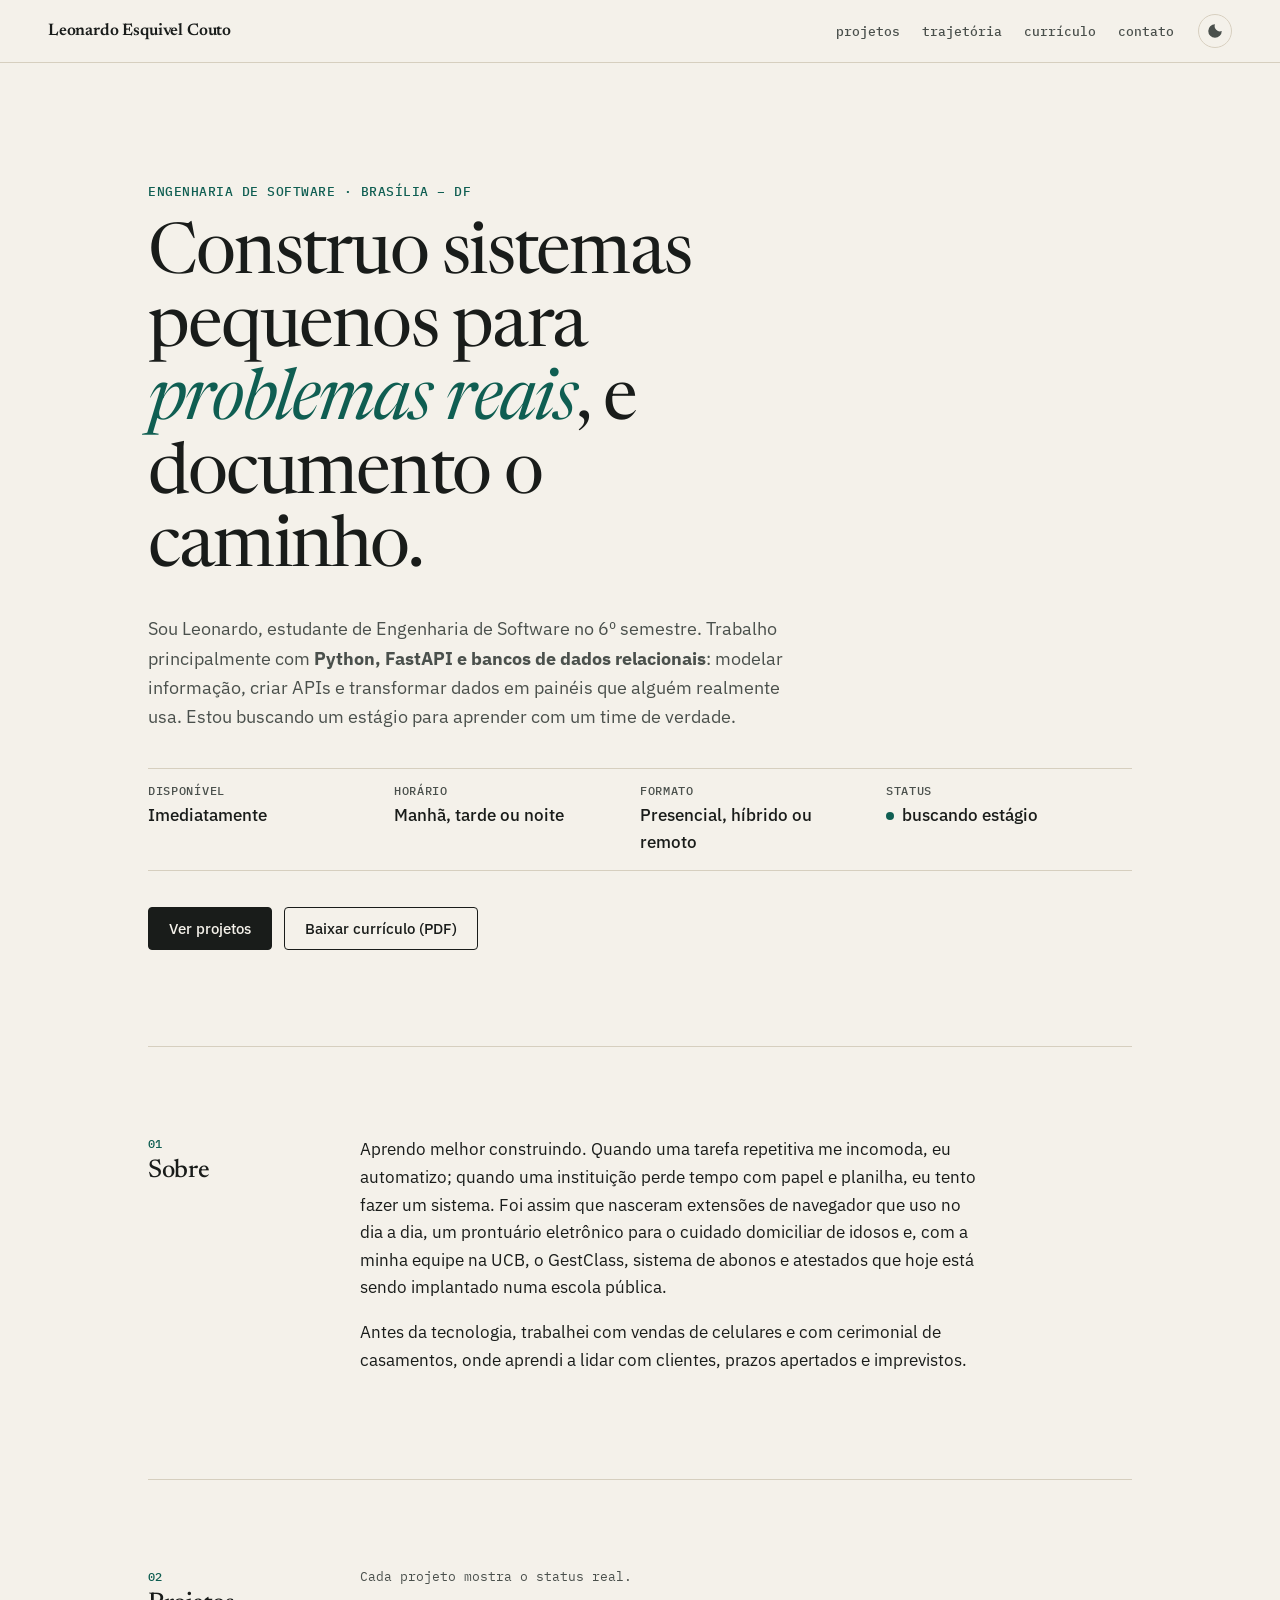
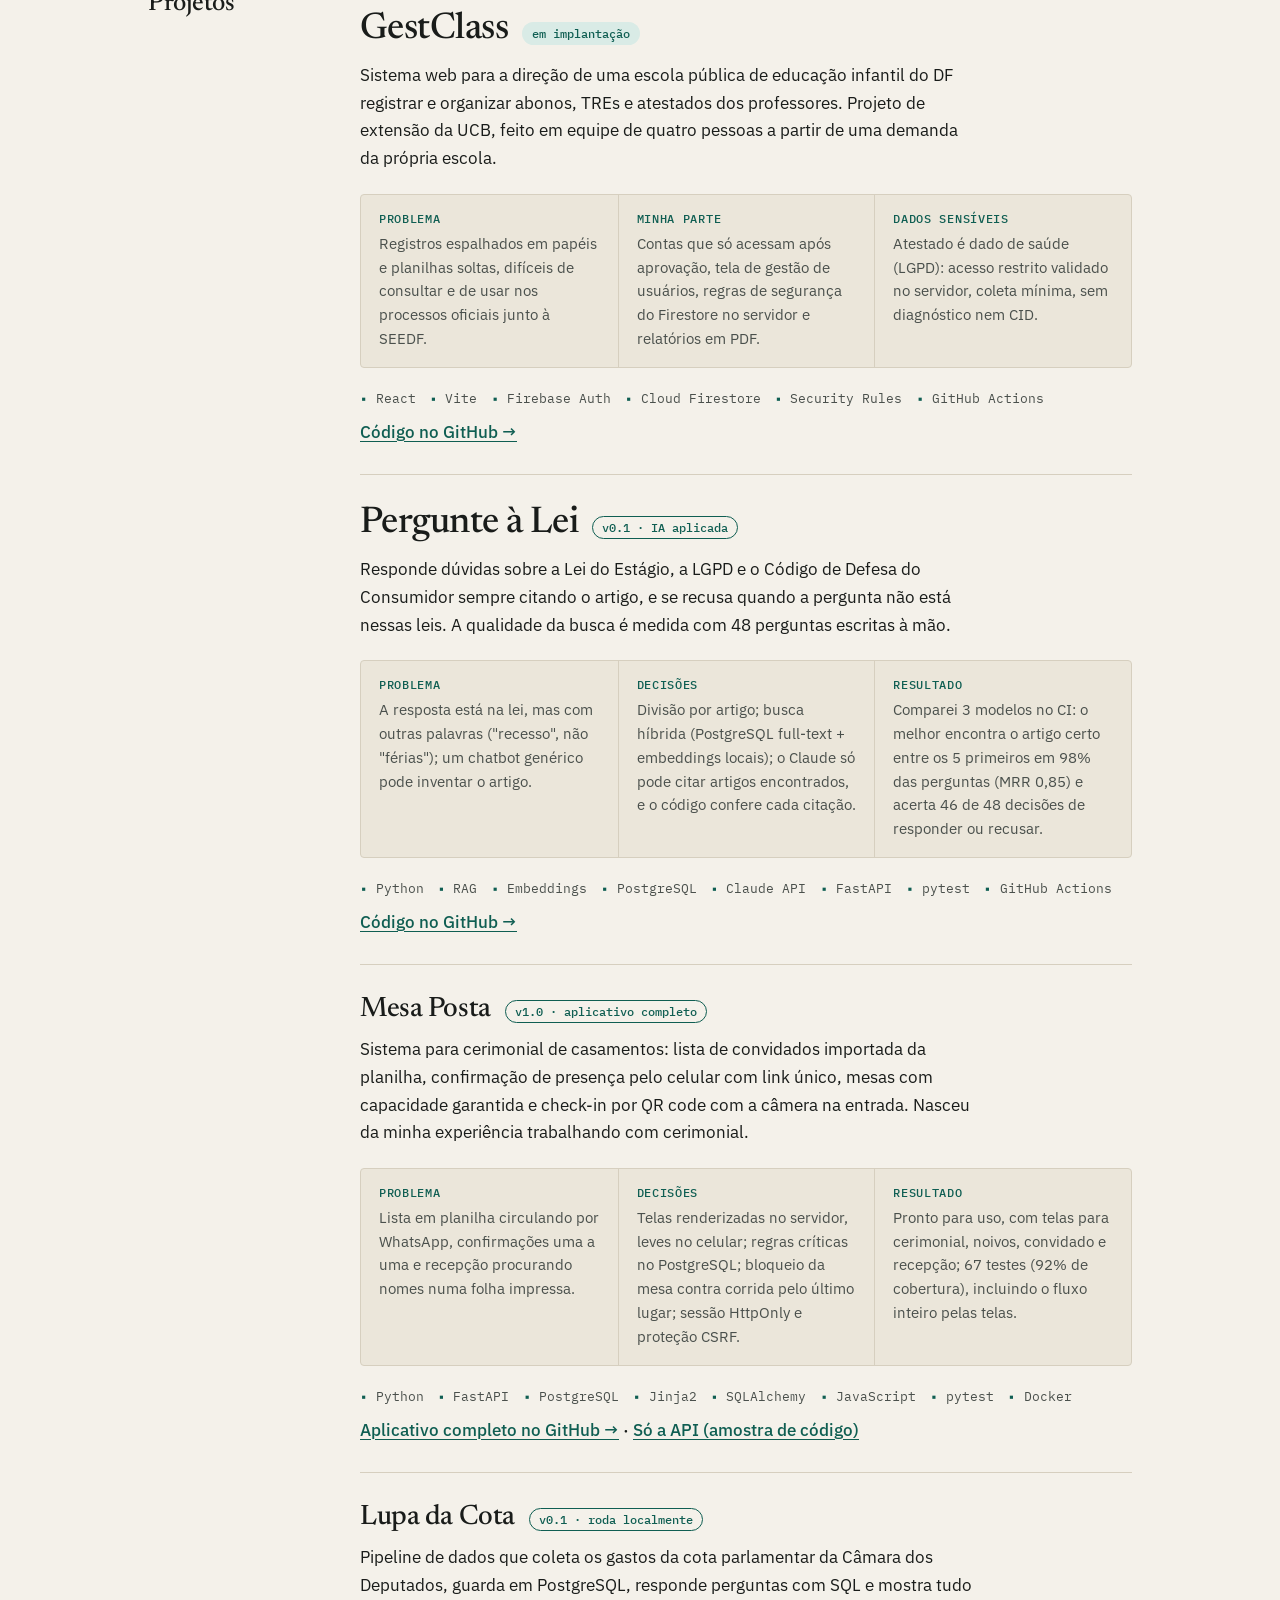
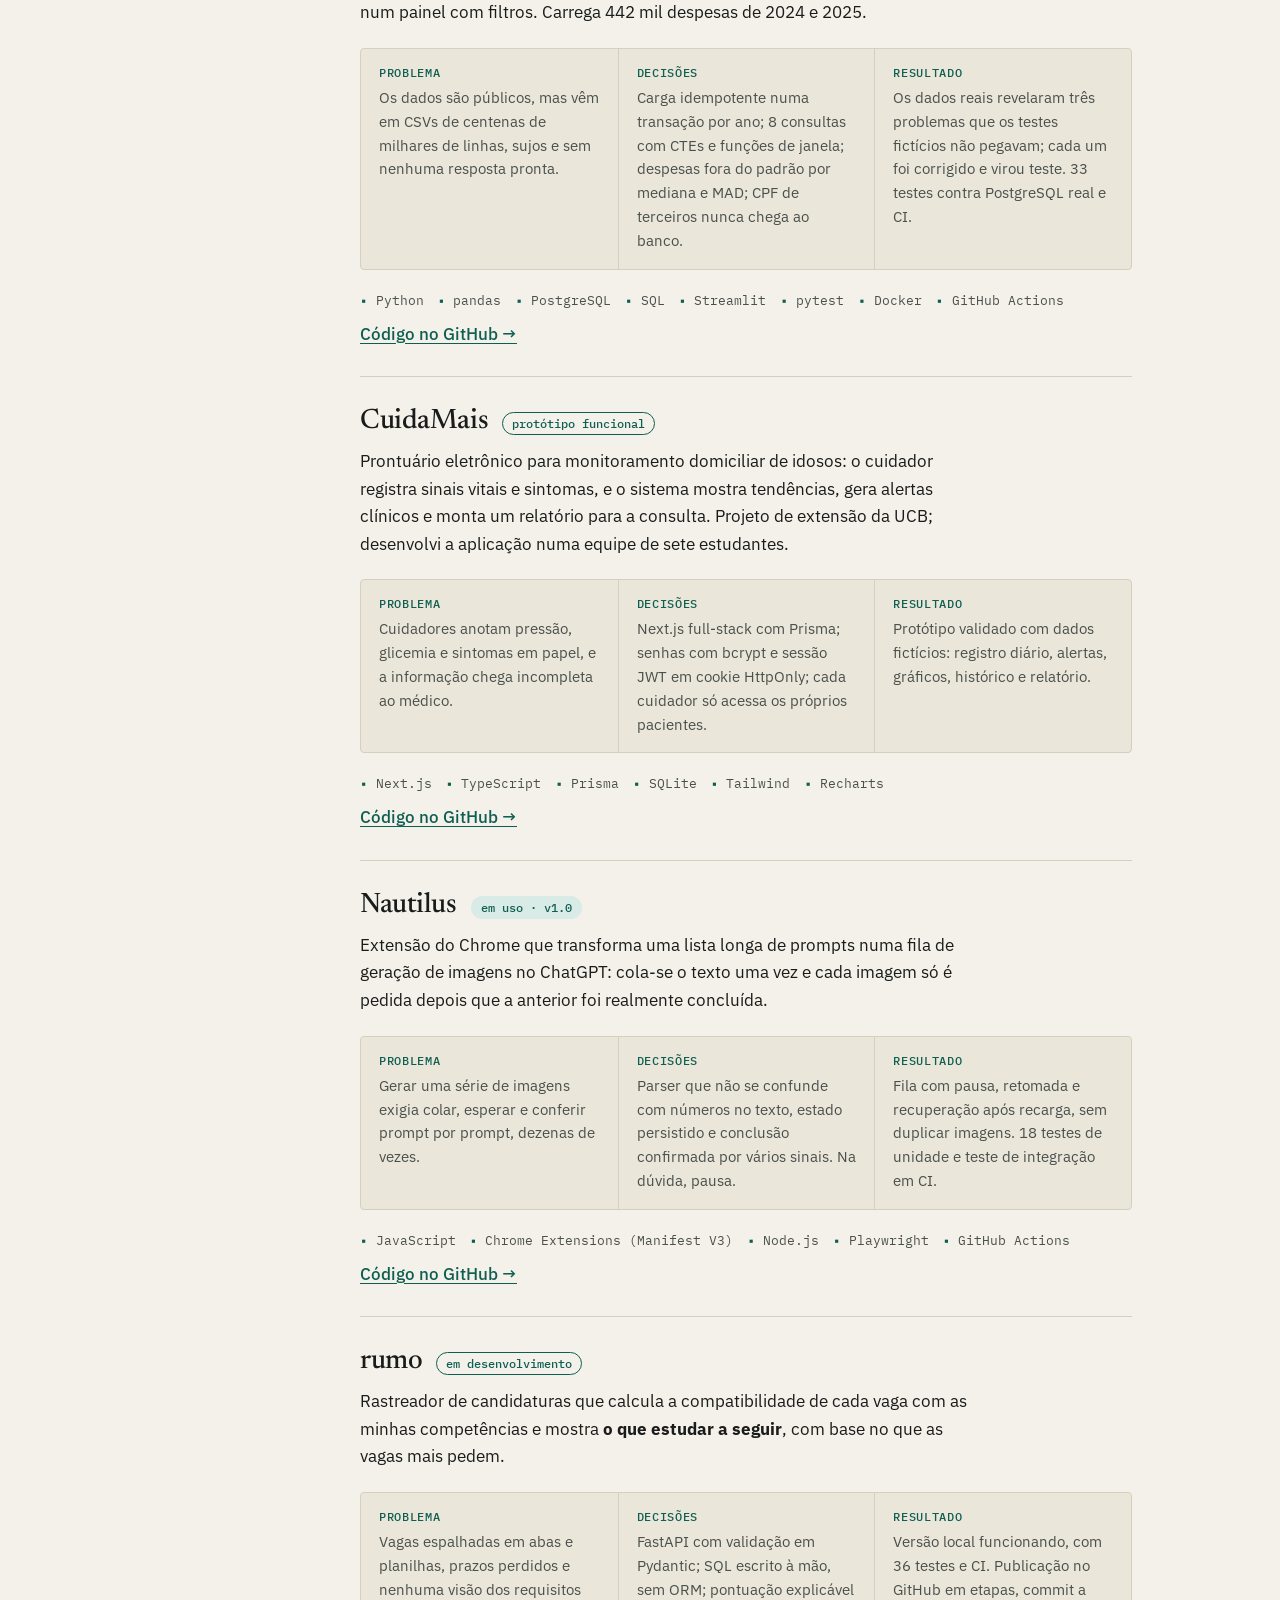
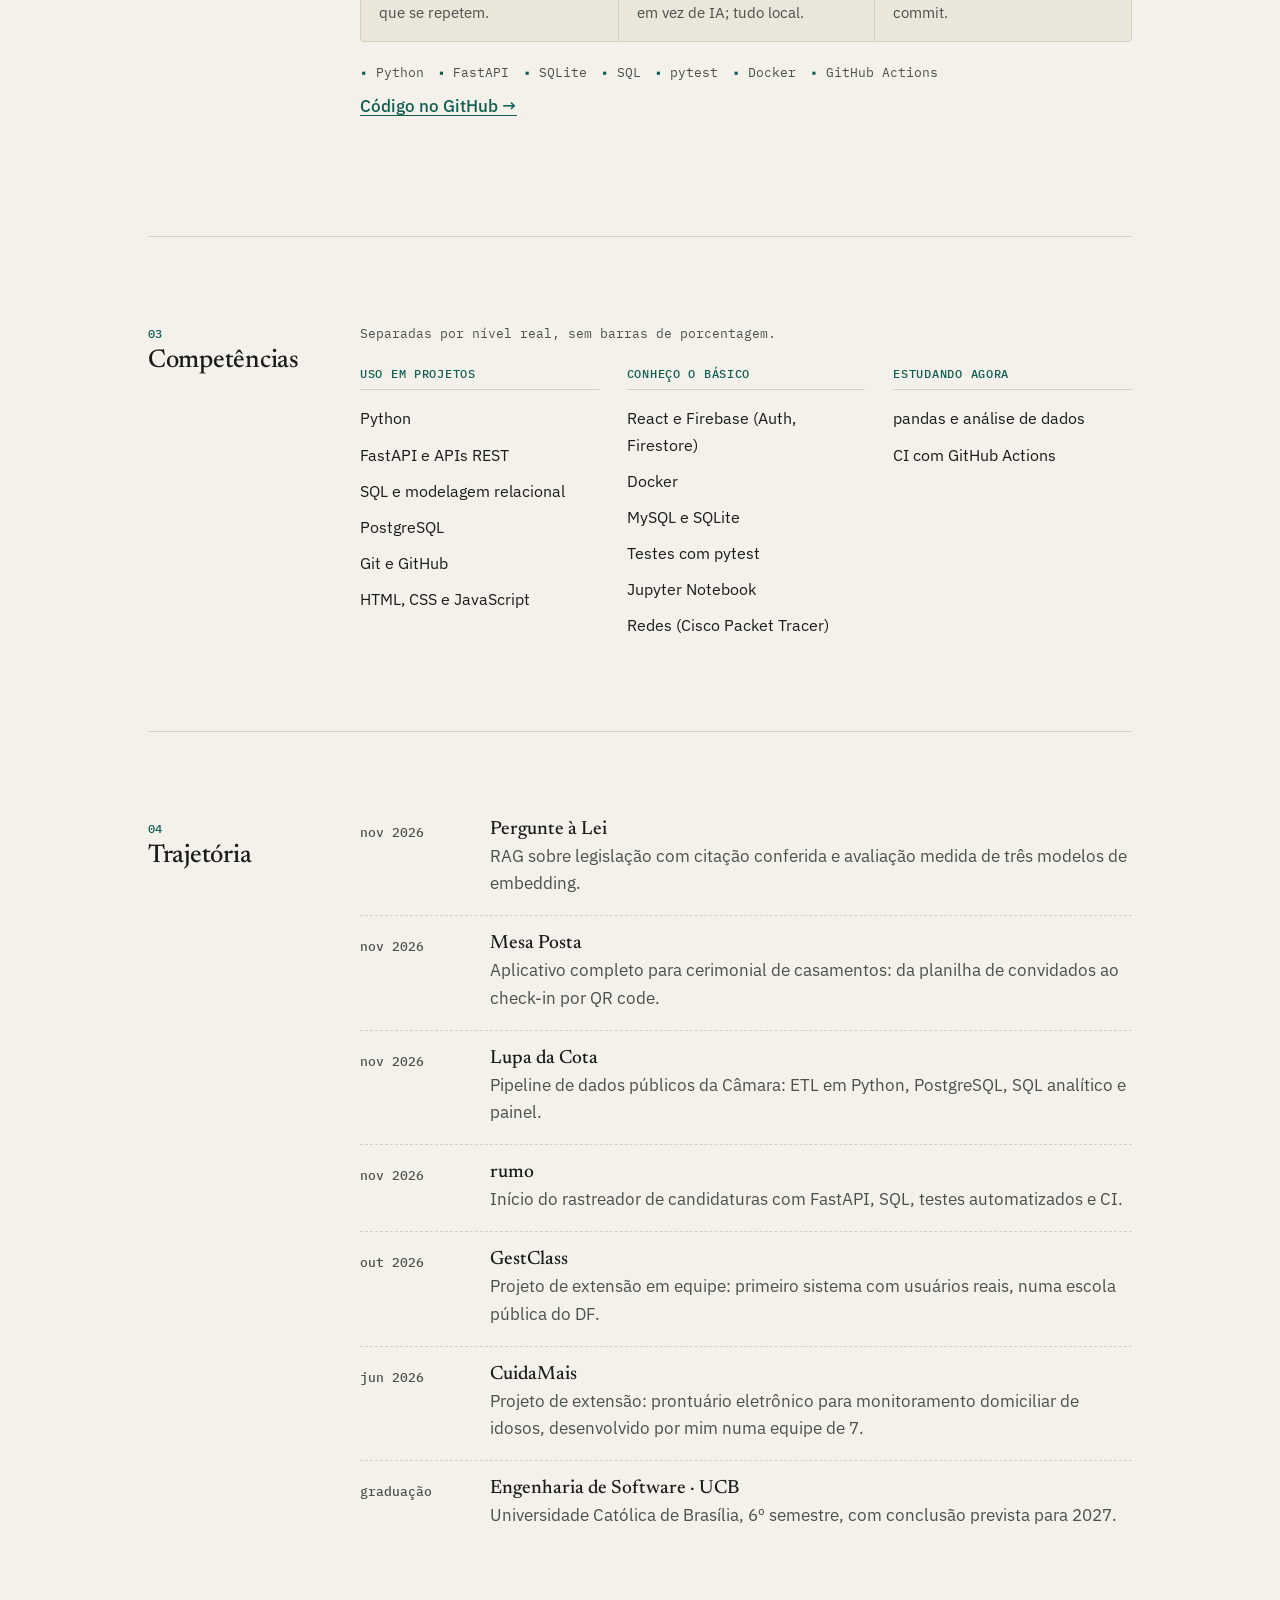
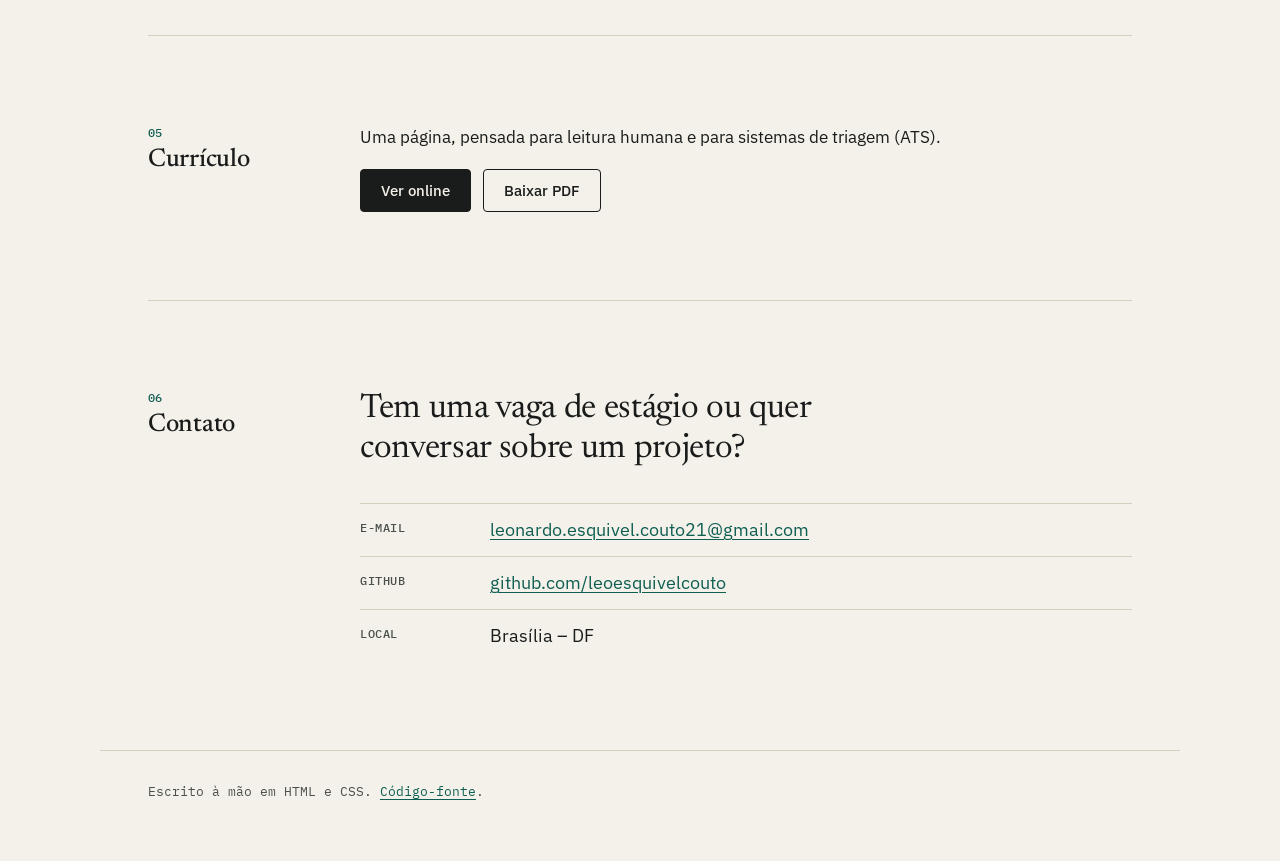
<file: index.html>
<!doctype html>
<html lang="pt-BR">
<head>
  <meta charset="utf-8">
  <meta name="viewport" content="width=device-width, initial-scale=1">
  <title>Leonardo Esquivel Couto · Engenharia de Software, backend e dados</title>
  <meta name="description" content="Portfólio de Leonardo Esquivel Couto, estudante de Engenharia de Software em Brasília. Projetos em Python, FastAPI e SQL. Disponível para estágio imediatamente.">
  <meta property="og:title" content="Leonardo Esquivel Couto · Portfólio">
  <meta property="og:description" content="Sistemas pequenos para problemas reais, em Python, FastAPI e SQL. Buscando estágio em Brasília ou remoto.">
  <meta property="og:type" content="website">
  <meta property="og:url" content="https://leoesquivelcouto.github.io/">
  <link rel="canonical" href="https://leoesquivelcouto.github.io/">
  <link rel="icon" href="assets/icone.svg" type="image/svg+xml">
  <link rel="preconnect" href="https://fonts.googleapis.com">
  <link rel="preconnect" href="https://fonts.gstatic.com" crossorigin>
  <link href="https://fonts.googleapis.com/css2?family=Newsreader:opsz,wght@6..72,400;6..72,500;6..72,600&family=IBM+Plex+Sans:wght@400;500;600&family=IBM+Plex+Mono:wght@400;500&display=swap" rel="stylesheet">
  <link rel="stylesheet" href="assets/estilo.css">
  <script>
    // Aplica o tema salvo antes da pintura para evitar "piscar".
    try { const t = localStorage.getItem('tema'); if (t) document.documentElement.dataset.theme = t; } catch {}
  </script>
</head>
<body>
  <a class="pular" href="#conteudo">Pular para o conteúdo</a>

  <header class="cabecalho">
    <a class="marca" href="#topo" aria-label="Início">Leonardo Esquivel Couto</a>
    <nav aria-label="Seções">
      <ul>
        <li><a href="#projetos">Projetos</a></li>
        <li><a href="#trajetoria">Trajetória</a></li>
        <li><a href="cv/">Currículo</a></li>
        <li><a href="#contato">Contato</a></li>
      </ul>
    </nav>
    <button class="tema" id="tema" type="button" aria-label="Alternar tema claro/escuro">
      <svg viewBox="0 0 24 24" width="18" height="18" aria-hidden="true"><path d="M12 3a9 9 0 1 0 9 9 7 7 0 0 1-9-9z" fill="currentColor"/></svg>
    </button>
  </header>

  <main id="conteudo">
    <!-- ============ APRESENTAÇÃO ============ -->
    <section class="abertura" id="topo">
      <p class="rotulo">Engenharia de Software · Brasília – DF</p>
      <h1>Construo sistemas pequenos para <em>problemas reais</em>, e documento o caminho.</h1>
      <p class="lead">
        Sou Leonardo, estudante de Engenharia de Software no 6º semestre. Trabalho principalmente com
        <strong>Python, FastAPI e bancos de dados relacionais</strong>: modelar informação, criar APIs e
        transformar dados em painéis que alguém realmente usa. Estou buscando um estágio para aprender
        com um time de verdade.
      </p>
      <dl class="ficha">
        <div><dt>Disponível</dt><dd>Imediatamente</dd></div>
        <div><dt>Horário</dt><dd>Manhã, tarde ou noite</dd></div>
        <div><dt>Formato</dt><dd>Presencial, híbrido ou remoto</dd></div>
        <div><dt>Status</dt><dd><span class="pulso" aria-hidden="true"></span>buscando estágio</dd></div>
      </dl>
      <div class="chamadas">
        <a class="botao" href="#projetos">Ver projetos</a>
        <a class="botao secundario" href="cv/curriculo.pdf" download>Baixar currículo (PDF)</a>
      </div>
    </section>

    <!-- ============ SOBRE ============ -->
    <section class="secao" id="sobre" aria-labelledby="t-sobre">
      <header class="secao-cabeca"><span class="num">01</span><h2 id="t-sobre">Sobre</h2></header>
      <div class="secao-corpo prosa">
        <p>Aprendo melhor construindo. Quando uma tarefa repetitiva me incomoda, eu automatizo; quando
        uma instituição perde tempo com papel e planilha, eu tento fazer um sistema. Foi assim que nasceram
        extensões de navegador que uso no dia a dia, um prontuário eletrônico para o cuidado domiciliar de idosos e, com a minha equipe na
        UCB, o GestClass, sistema de abonos e atestados que hoje está sendo implantado numa escola pública.</p>
        <p>Antes da tecnologia, trabalhei com vendas de celulares e com cerimonial de casamentos, onde
        aprendi a lidar com clientes, prazos apertados e imprevistos.</p>
      </div>
    </section>

    <!-- ============ PROJETOS ============ -->
    <section class="secao" id="projetos" aria-labelledby="t-projetos">
      <header class="secao-cabeca"><span class="num">02</span><h2 id="t-projetos">Projetos</h2></header>
      <div class="secao-corpo">
        <p class="nota">Cada projeto mostra o status real.</p>

        <article class="projeto destaque" id="gestclass">
          <div class="projeto-topo">
            <h3>GestClass</h3>
            <span class="status em-uso">em implantação</span>
          </div>
          <p class="projeto-resumo">Sistema web para a direção de uma escola pública de educação infantil do DF
            registrar e organizar abonos, TREs e atestados dos professores. Projeto de extensão da UCB, feito em
            equipe de quatro pessoas a partir de uma demanda da própria escola.</p>
          <div class="caso">
            <div><h4>Problema</h4><p>Registros espalhados em papéis e planilhas soltas, difíceis de consultar e de usar nos processos oficiais junto à SEEDF.</p></div>
            <div><h4>Minha parte</h4><p>Contas que só acessam após aprovação, tela de gestão de usuários, regras de segurança do Firestore no servidor e relatórios em PDF.</p></div>
            <div><h4>Dados sensíveis</h4><p>Atestado é dado de saúde (LGPD): acesso restrito validado no servidor, coleta mínima, sem diagnóstico nem CID.</p></div>
          </div>
          <ul class="stack" aria-label="Tecnologias"><li>React</li><li>Vite</li><li>Firebase Auth</li><li>Cloud Firestore</li><li>Security Rules</li><li>GitHub Actions</li></ul>
          <p class="links"><a href="https://github.com/leoesquivelcouto/gestclass">Código no GitHub →</a></p>
        </article>

        <article class="projeto destaque" id="pergunte-a-lei">
          <div class="projeto-topo">
            <h3>Pergunte à Lei</h3>
            <span class="status publicado">v0.1 · IA aplicada</span>
          </div>
          <p class="projeto-resumo">Responde dúvidas sobre a Lei do Estágio, a LGPD e o Código de Defesa do Consumidor
            sempre citando o artigo, e se recusa quando a pergunta não está nessas leis. A qualidade da busca é
            medida com 48 perguntas escritas à mão.</p>
          <div class="caso">
            <div><h4>Problema</h4><p>A resposta está na lei, mas com outras palavras ("recesso", não "férias"); um chatbot genérico pode inventar o artigo.</p></div>
            <div><h4>Decisões</h4><p>Divisão por artigo; busca híbrida (PostgreSQL full-text + embeddings locais); o Claude só pode citar artigos encontrados, e o código confere cada citação.</p></div>
            <div><h4>Resultado</h4><p>Comparei 3 modelos no CI: o melhor encontra o artigo certo entre os 5 primeiros em 98% das perguntas (MRR 0,85) e acerta 46 de 48 decisões de responder ou recusar.</p></div>
          </div>
          <ul class="stack" aria-label="Tecnologias"><li>Python</li><li>RAG</li><li>Embeddings</li><li>PostgreSQL</li><li>Claude API</li><li>FastAPI</li><li>pytest</li><li>GitHub Actions</li></ul>
          <p class="links"><a href="https://github.com/leoesquivelcouto/pergunte-a-lei">Código no GitHub →</a></p>
        </article>

        <article class="projeto" id="mesa-posta">
          <div class="projeto-topo">
            <h3>Mesa Posta</h3>
            <span class="status publicado">v1.0 · aplicativo completo</span>
          </div>
          <p class="projeto-resumo">Sistema para cerimonial de casamentos: lista de convidados importada da planilha,
            confirmação de presença pelo celular com link único, mesas com capacidade garantida e check-in por QR code
            com a câmera na entrada. Nasceu da minha experiência trabalhando com cerimonial.</p>
          <div class="caso">
            <div><h4>Problema</h4><p>Lista em planilha circulando por WhatsApp, confirmações uma a uma e recepção procurando nomes numa folha impressa.</p></div>
            <div><h4>Decisões</h4><p>Telas renderizadas no servidor, leves no celular; regras críticas no PostgreSQL; bloqueio da mesa contra corrida pelo último lugar; sessão HttpOnly e proteção CSRF.</p></div>
            <div><h4>Resultado</h4><p>Pronto para uso, com telas para cerimonial, noivos, convidado e recepção; 67 testes (92% de cobertura), incluindo o fluxo inteiro pelas telas.</p></div>
          </div>
          <ul class="stack" aria-label="Tecnologias"><li>Python</li><li>FastAPI</li><li>PostgreSQL</li><li>Jinja2</li><li>SQLAlchemy</li><li>JavaScript</li><li>pytest</li><li>Docker</li></ul>
          <p class="links"><a href="https://github.com/leoesquivelcouto/mesa-posta-app">Aplicativo completo no GitHub →</a> · <a href="https://github.com/leoesquivelcouto/mesa-posta-api">Só a API (amostra de código)</a></p>
        </article>

        <article class="projeto" id="lupa-da-cota">
          <div class="projeto-topo">
            <h3>Lupa da Cota</h3>
            <span class="status publicado">v0.1 · roda localmente</span>
          </div>
          <p class="projeto-resumo">Pipeline de dados que coleta os gastos da cota parlamentar da Câmara dos Deputados,
            guarda em PostgreSQL, responde perguntas com SQL e mostra tudo num painel com filtros. Carrega 442 mil
            despesas de 2024 e 2025.</p>
          <div class="caso">
            <div><h4>Problema</h4><p>Os dados são públicos, mas vêm em CSVs de centenas de milhares de linhas, sujos e sem nenhuma resposta pronta.</p></div>
            <div><h4>Decisões</h4><p>Carga idempotente numa transação por ano; 8 consultas com CTEs e funções de janela; despesas fora do padrão por mediana e MAD; CPF de terceiros nunca chega ao banco.</p></div>
            <div><h4>Resultado</h4><p>Os dados reais revelaram três problemas que os testes fictícios não pegavam; cada um foi corrigido e virou teste. 33 testes contra PostgreSQL real e CI.</p></div>
          </div>
          <ul class="stack" aria-label="Tecnologias"><li>Python</li><li>pandas</li><li>PostgreSQL</li><li>SQL</li><li>Streamlit</li><li>pytest</li><li>Docker</li><li>GitHub Actions</li></ul>
          <p class="links"><a href="https://github.com/leoesquivelcouto/lupa-da-cota">Código no GitHub →</a></p>
        </article>

        <article class="projeto" id="cuidamais">
          <div class="projeto-topo">
            <h3>CuidaMais</h3>
            <span class="status publicado">protótipo funcional</span>
          </div>
          <p class="projeto-resumo">Prontuário eletrônico para monitoramento domiciliar de idosos: o cuidador registra
            sinais vitais e sintomas, e o sistema mostra tendências, gera alertas clínicos e monta um relatório para a
            consulta. Projeto de extensão da UCB; desenvolvi a aplicação numa equipe de sete estudantes.</p>
          <div class="caso">
            <div><h4>Problema</h4><p>Cuidadores anotam pressão, glicemia e sintomas em papel, e a informação chega incompleta ao médico.</p></div>
            <div><h4>Decisões</h4><p>Next.js full-stack com Prisma; senhas com bcrypt e sessão JWT em cookie HttpOnly; cada cuidador só acessa os próprios pacientes.</p></div>
            <div><h4>Resultado</h4><p>Protótipo validado com dados fictícios: registro diário, alertas, gráficos, histórico e relatório.</p></div>
          </div>
          <ul class="stack" aria-label="Tecnologias"><li>Next.js</li><li>TypeScript</li><li>Prisma</li><li>SQLite</li><li>Tailwind</li><li>Recharts</li></ul>
          <p class="links"><a href="https://github.com/leoesquivelcouto/cuida-mais">Código no GitHub →</a></p>
        </article>

        <article class="projeto" id="nautilus">
          <div class="projeto-topo">
            <h3>Nautilus</h3>
            <span class="status em-uso">em uso · v1.0</span>
          </div>
          <p class="projeto-resumo">Extensão do Chrome que transforma uma lista longa de prompts numa fila de geração
            de imagens no ChatGPT: cola-se o texto uma vez e cada imagem só é pedida depois que a anterior foi
            realmente concluída.</p>
          <div class="caso">
            <div><h4>Problema</h4><p>Gerar uma série de imagens exigia colar, esperar e conferir prompt por prompt, dezenas de vezes.</p></div>
            <div><h4>Decisões</h4><p>Parser que não se confunde com números no texto, estado persistido e conclusão confirmada por vários sinais. Na dúvida, pausa.</p></div>
            <div><h4>Resultado</h4><p>Fila com pausa, retomada e recuperação após recarga, sem duplicar imagens. 18 testes de unidade e teste de integração em CI.</p></div>
          </div>
          <ul class="stack" aria-label="Tecnologias"><li>JavaScript</li><li>Chrome Extensions (Manifest V3)</li><li>Node.js</li><li>Playwright</li><li>GitHub Actions</li></ul>
          <p class="links"><a href="https://github.com/leoesquivelcouto/nautilus">Código no GitHub →</a></p>
        </article>

        <article class="projeto" id="rumo">
          <div class="projeto-topo">
            <h3>rumo</h3>
            <span class="status publicado">em desenvolvimento</span>
          </div>
          <p class="projeto-resumo">Rastreador de candidaturas que calcula a compatibilidade de cada vaga com as
            minhas competências e mostra <strong>o que estudar a seguir</strong>, com base no que as vagas mais pedem.</p>
          <div class="caso">
            <div><h4>Problema</h4><p>Vagas espalhadas em abas e planilhas, prazos perdidos e nenhuma visão dos requisitos que se repetem.</p></div>
            <div><h4>Decisões</h4><p>FastAPI com validação em Pydantic; SQL escrito à mão, sem ORM; pontuação explicável em vez de IA; tudo local.</p></div>
            <div><h4>Resultado</h4><p>Versão local funcionando, com 36 testes e CI. Publicação no GitHub em etapas, commit a commit.</p></div>
          </div>
          <ul class="stack" aria-label="Tecnologias"><li>Python</li><li>FastAPI</li><li>SQLite</li><li>SQL</li><li>pytest</li><li>Docker</li><li>GitHub Actions</li></ul>
          <p class="links"><a href="https://github.com/leoesquivelcouto/rumo">Código no GitHub →</a></p>
        </article>


      </div>
    </section>

    <!-- ============ COMPETÊNCIAS ============ -->
    <section class="secao" id="competencias" aria-labelledby="t-comp">
      <header class="secao-cabeca"><span class="num">03</span><h2 id="t-comp">Competências</h2></header>
      <div class="secao-corpo">
        <p class="nota">Separadas por nível real, sem barras de porcentagem.</p>
        <div class="niveis">
          <div>
            <h3>Uso em projetos</h3>
            <ul><li>Python</li><li>FastAPI e APIs REST</li><li>SQL e modelagem relacional</li><li>PostgreSQL</li><li>Git e GitHub</li><li>HTML, CSS e JavaScript</li></ul>
          </div>
          <div>
            <h3>Conheço o básico</h3>
            <ul><li>React e Firebase (Auth, Firestore)</li><li>Docker</li><li>MySQL e SQLite</li><li>Testes com pytest</li><li>Jupyter Notebook</li><li>Redes (Cisco Packet Tracer)</li></ul>
          </div>
          <div>
            <h3>Estudando agora</h3>
            <ul><li>pandas e análise de dados</li><li>CI com GitHub Actions</li></ul>
          </div>
        </div>
      </div>
    </section>

    <!-- ============ TRAJETÓRIA ============ -->
    <section class="secao" id="trajetoria" aria-labelledby="t-traj">
      <header class="secao-cabeca"><span class="num">04</span><h2 id="t-traj">Trajetória</h2></header>
      <div class="secao-corpo">
        <ol class="registro">
          <li><time datetime="2026-11">nov 2026</time><div><h3>Pergunte à Lei</h3><p>RAG sobre legislação com citação conferida e avaliação medida de três modelos de embedding.</p></div></li>
          <li><time datetime="2026-11">nov 2026</time><div><h3>Mesa Posta</h3><p>Aplicativo completo para cerimonial de casamentos: da planilha de convidados ao check-in por QR code.</p></div></li>
          <li><time datetime="2026-11">nov 2026</time><div><h3>Lupa da Cota</h3><p>Pipeline de dados públicos da Câmara: ETL em Python, PostgreSQL, SQL analítico e painel.</p></div></li>
          <li><time datetime="2026-11">nov 2026</time><div><h3>rumo</h3><p>Início do rastreador de candidaturas com FastAPI, SQL, testes automatizados e CI.</p></div></li>
          <li><time datetime="2026-10">out 2026</time><div><h3>GestClass</h3><p>Projeto de extensão em equipe: primeiro sistema com usuários reais, numa escola pública do DF.</p></div></li>
          <li><time datetime="2026-06">jun 2026</time><div><h3>CuidaMais</h3><p>Projeto de extensão: prontuário eletrônico para monitoramento domiciliar de idosos, desenvolvido por mim numa equipe de 7.</p></div></li>
          <li><time>graduação</time><div><h3>Engenharia de Software · UCB</h3><p>Universidade Católica de Brasília, 6º semestre, com conclusão prevista para 2027.</p></div></li>
        </ol>
      </div>
    </section>

    <!-- ============ CURRÍCULO ============ -->
    <section class="secao" id="curriculo" aria-labelledby="t-cv">
      <header class="secao-cabeca"><span class="num">05</span><h2 id="t-cv">Currículo</h2></header>
      <div class="secao-corpo">
        <p>Uma página, pensada para leitura humana e para sistemas de triagem (ATS).</p>
        <div class="chamadas">
          <a class="botao" href="cv/">Ver online</a>
          <a class="botao secundario" href="cv/curriculo.pdf" download>Baixar PDF</a>
        </div>
      </div>
    </section>

    <!-- ============ CONTATO ============ -->
    <section class="secao contato" id="contato" aria-labelledby="t-contato">
      <header class="secao-cabeca"><span class="num">06</span><h2 id="t-contato">Contato</h2></header>
      <div class="secao-corpo">
        <p class="contato-frase">Tem uma vaga de estágio ou quer conversar sobre um projeto?</p>
        <ul class="canais">
          <li><span>E-mail</span><a href="mailto:leonardo.esquivel.couto21@gmail.com">leonardo.esquivel.couto21@gmail.com</a></li>
          <li><span>GitHub</span><a href="https://github.com/leoesquivelcouto">github.com/leoesquivelcouto</a></li>
          <li><span>Local</span><p class="sem-link">Brasília – DF</p></li>
        </ul>
      </div>
    </section>
  </main>

  <footer class="rodape">
    <p>Escrito à mão em HTML e CSS. <a href="https://github.com/leoesquivelcouto/leoesquivelcouto.github.io">Código-fonte</a>.</p>
  </footer>

  <script src="assets/site.js" defer></script>
</body>
</html>
</file>
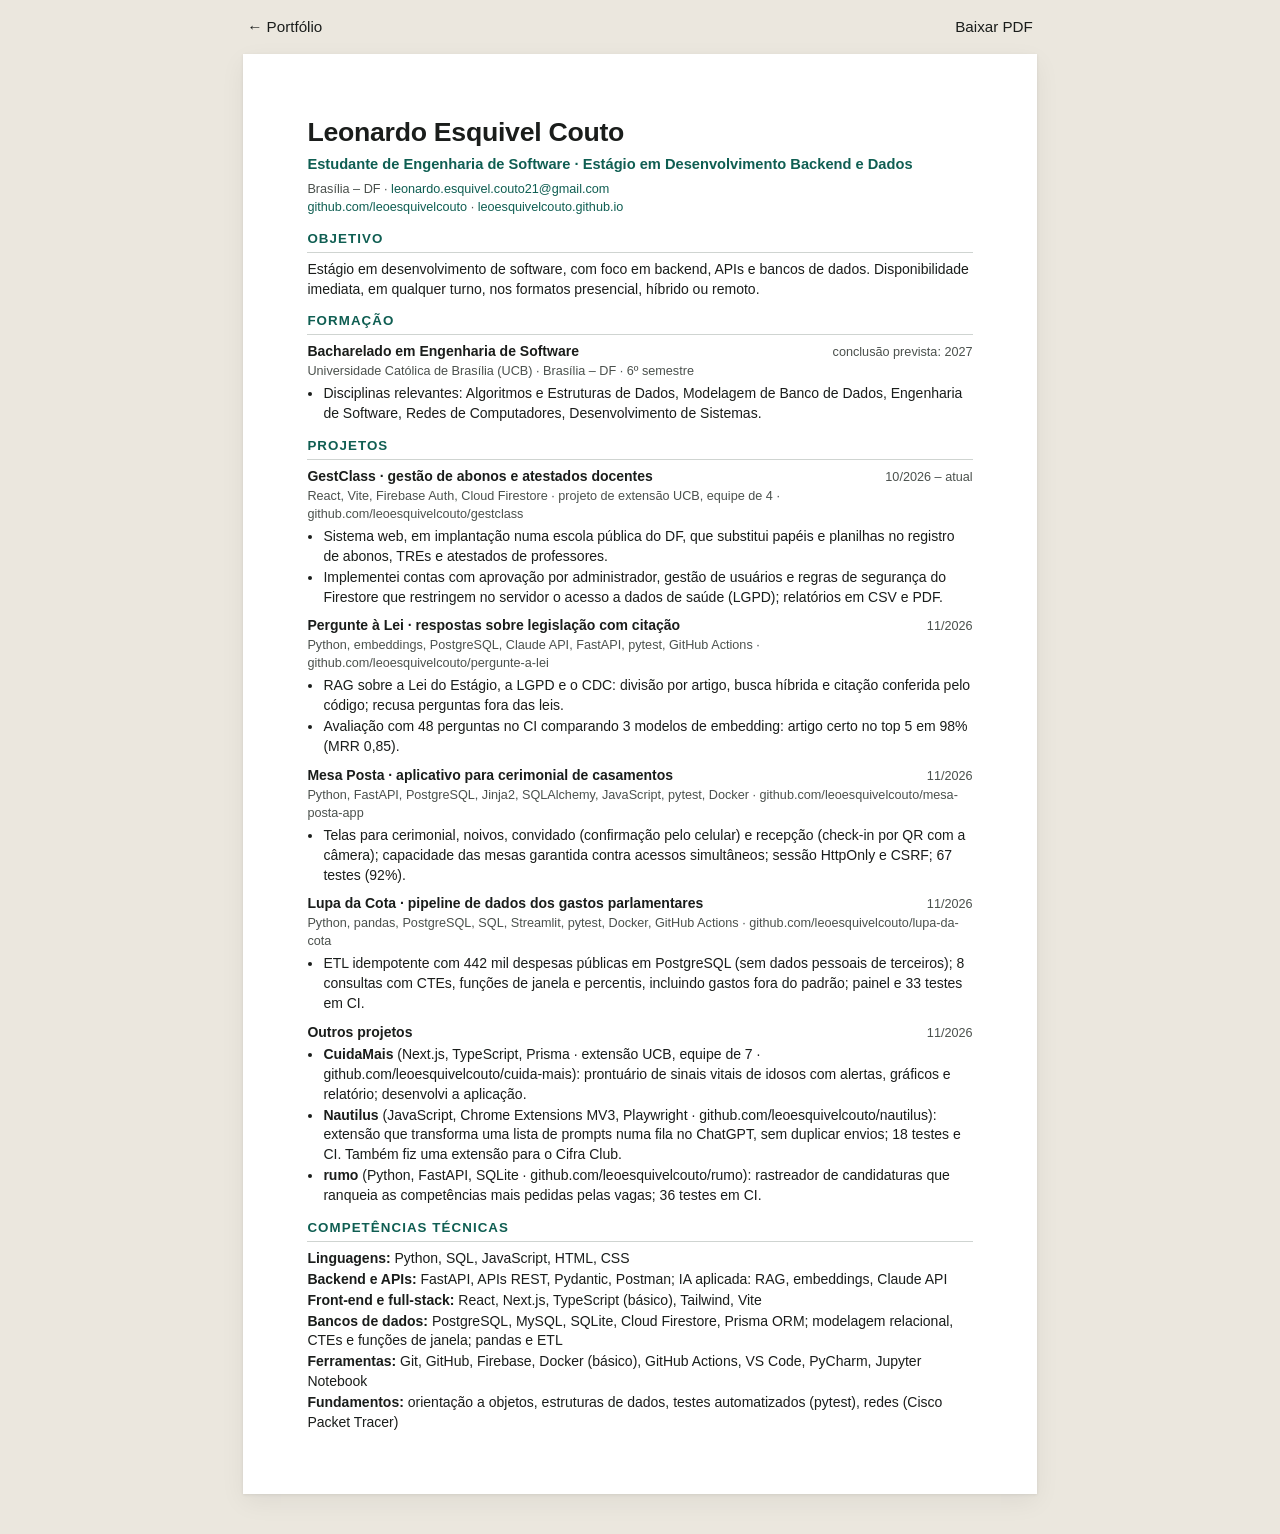
<file: cv/index.html>
<!doctype html>
<html lang="pt-BR">
<head>
  <meta charset="utf-8">
  <meta name="viewport" content="width=device-width, initial-scale=1">
  <title>Leonardo Esquivel Couto · Currículo</title>
  <meta name="description" content="Currículo de Leonardo Esquivel Couto, estudante de Engenharia de Software em Brasília, candidato a estágio em desenvolvimento backend e dados.">
  <link rel="icon" href="../assets/icone.svg" type="image/svg+xml">
  <link rel="stylesheet" href="cv.css">
</head>
<body>
  <!--
    FONTE ÚNICA DO CURRÍCULO: esta página é o CV online e a origem do PDF (ver README do portfólio).
    Regras ATS: uma coluna, títulos padrão, sem tabelas, ícones ou gráficos; datas no mesmo formato.
    Versão pública (sem telefone). A versão completa para candidaturas fica em rascunhos/.
  -->
  <nav class="barra-tela" aria-label="Ações">
    <a href="../">← Portfólio</a>
    <a href="curriculo.pdf" download>Baixar PDF</a>
  </nav>

  <main class="folha">
    <header>
      <h1>Leonardo Esquivel Couto</h1>
      <p class="titulo">Estudante de Engenharia de Software · Estágio em Desenvolvimento Backend e Dados</p>
      <p class="contatos">
        Brasília – DF ·
        <a href="mailto:leonardo.esquivel.couto21@gmail.com">leonardo.esquivel.couto21@gmail.com</a><br>
        <a href="https://github.com/leoesquivelcouto">github.com/leoesquivelcouto</a> ·
        <a href="https://leoesquivelcouto.github.io">leoesquivelcouto.github.io</a>
      </p>
    </header>

    <section>
      <h2>Objetivo</h2>
      <p>Estágio em desenvolvimento de software, com foco em backend, APIs e bancos de dados. Disponibilidade imediata, em qualquer turno, nos formatos presencial, híbrido ou remoto.</p>
    </section>

    <section>
      <h2>Formação</h2>
      <div class="item">
        <div class="linha"><h3>Bacharelado em Engenharia de Software</h3><span class="data">conclusão prevista: 2027</span></div>
        <p class="sub">Universidade Católica de Brasília (UCB) · Brasília – DF · 6º semestre</p>
        <ul>
          <li>Disciplinas relevantes: Algoritmos e Estruturas de Dados, Modelagem de Banco de Dados, Engenharia de Software, Redes de Computadores, Desenvolvimento de Sistemas.</li>
        </ul>
      </div>
    </section>

    <section>
      <h2>Projetos</h2>
      <div class="item">
        <div class="linha"><h3>GestClass · gestão de abonos e atestados docentes</h3><span class="data">10/2026 – atual</span></div>
        <p class="sub">React, Vite, Firebase Auth, Cloud Firestore · projeto de extensão UCB, equipe de 4 · github.com/leoesquivelcouto/gestclass</p>
        <ul>
          <li>Sistema web, em implantação numa escola pública do DF, que substitui papéis e planilhas no registro de abonos, TREs e atestados de professores.</li>
          <li>Implementei contas com aprovação por administrador, gestão de usuários e regras de segurança do Firestore que restringem no servidor o acesso a dados de saúde (LGPD); relatórios em CSV e PDF.</li>
        </ul>
      </div>
      <div class="item">
        <div class="linha"><h3>Pergunte à Lei · respostas sobre legislação com citação</h3><span class="data">11/2026</span></div>
        <p class="sub">Python, embeddings, PostgreSQL, Claude API, FastAPI, pytest, GitHub Actions · github.com/leoesquivelcouto/pergunte-a-lei</p>
        <ul>
          <li>RAG sobre a Lei do Estágio, a LGPD e o CDC: divisão por artigo, busca híbrida e citação conferida pelo código; recusa perguntas fora das leis.</li>
          <li>Avaliação com 48 perguntas no CI comparando 3 modelos de embedding: artigo certo no top 5 em 98% (MRR 0,85).</li>
        </ul>
      </div>
      <div class="item">
        <div class="linha"><h3>Mesa Posta · aplicativo para cerimonial de casamentos</h3><span class="data">11/2026</span></div>
        <p class="sub">Python, FastAPI, PostgreSQL, Jinja2, SQLAlchemy, JavaScript, pytest, Docker · github.com/leoesquivelcouto/mesa-posta-app</p>
        <ul>
          <li>Telas para cerimonial, noivos, convidado (confirmação pelo celular) e recepção (check-in por QR com a câmera); capacidade das mesas garantida contra acessos simultâneos; sessão HttpOnly e CSRF; 67 testes (92%).</li>
        </ul>
      </div>
      <div class="item">
        <div class="linha"><h3>Lupa da Cota · pipeline de dados dos gastos parlamentares</h3><span class="data">11/2026</span></div>
        <p class="sub">Python, pandas, PostgreSQL, SQL, Streamlit, pytest, Docker, GitHub Actions · github.com/leoesquivelcouto/lupa-da-cota</p>
        <ul>
          <li>ETL idempotente com 442 mil despesas públicas em PostgreSQL (sem dados pessoais de terceiros); 8 consultas com CTEs, funções de janela e percentis, incluindo gastos fora do padrão; painel e 33 testes em CI.</li>
        </ul>
      </div>
      <div class="item">
        <div class="linha"><h3>Outros projetos</h3><span class="data">11/2026</span></div>
        <ul>
          <li><strong>CuidaMais</strong> (Next.js, TypeScript, Prisma · extensão UCB, equipe de 7 · github.com/leoesquivelcouto/cuida-mais): prontuário de sinais vitais de idosos com alertas, gráficos e relatório; desenvolvi a aplicação.</li>
          <li><strong>Nautilus</strong> (JavaScript, Chrome Extensions MV3, Playwright · github.com/leoesquivelcouto/nautilus): extensão que transforma uma lista de prompts numa fila no ChatGPT, sem duplicar envios; 18 testes e CI. Também fiz uma extensão para o Cifra Club.</li>
          <li><strong>rumo</strong> (Python, FastAPI, SQLite · github.com/leoesquivelcouto/rumo): rastreador de candidaturas que ranqueia as competências mais pedidas pelas vagas; 36 testes em CI.</li>
        </ul>
      </div>
    </section>

    <section>
      <h2>Competências técnicas</h2>
      <ul class="competencias">
        <li><strong>Linguagens:</strong> Python, SQL, JavaScript, HTML, CSS</li>
        <li><strong>Backend e APIs:</strong> FastAPI, APIs REST, Pydantic, Postman; IA aplicada: RAG, embeddings, Claude API</li>
        <li><strong>Front-end e full-stack:</strong> React, Next.js, TypeScript (básico), Tailwind, Vite</li>
        <li><strong>Bancos de dados:</strong> PostgreSQL, MySQL, SQLite, Cloud Firestore, Prisma ORM; modelagem relacional, CTEs e funções de janela; pandas e ETL</li>
        <li><strong>Ferramentas:</strong> Git, GitHub, Firebase, Docker (básico), GitHub Actions, VS Code, PyCharm, Jupyter Notebook</li>
        <li><strong>Fundamentos:</strong> orientação a objetos, estruturas de dados, testes automatizados (pytest), redes (Cisco Packet Tracer)</li>
      </ul>
    </section>

    <!-- RECOMENDADO (você decide): uma linha curta mostra responsabilidade e atendimento ao cliente,
         o que pesa em vaga de estágio quando ainda não há experiência em TI.
    <section>
      <h2>Outras experiências</h2>
      <ul>
        <li>[Cargo] · Loja de celulares · [mm/aaaa – mm/aaaa]: atendimento e vendas, suporte a clientes na configuração de aparelhos.</li>
        <li>[Cargo] · Cerimonial de casamentos · [mm/aaaa – mm/aaaa]: organização de eventos e trabalho sob prazo com equipe.</li>
      </ul>
    </section>
    -->
  </main>
</body>
</html>
</file>
<file: assets/estilo.css>
/* Portfólio · conceito "caderno de engenharia": papel, tinta, um acento, margem pautada. */

:root {
  --papel: #f4f1ea;
  --papel-2: #ebe6da;
  --tinta: #191c1a;
  --tinta-2: #4a504c;
  --regua: #d6cfbf;
  --acento: #0f5e52;
  --acento-2: #d9ebe6;
  --marca-texto: #ffe58a;
  --serif: "Newsreader", Georgia, serif;
  --sans: "IBM Plex Sans", system-ui, sans-serif;
  --mono: "IBM Plex Mono", ui-monospace, monospace;
  --largura: 1080px;
  --margem: clamp(16px, 4vw, 48px);
}
:root[data-theme="dark"] {
  --papel: #121513; --papel-2: #1a1e1b; --tinta: #e9e6de; --tinta-2: #a5aaa4;
  --regua: #2d332f; --acento: #6cc5b0; --acento-2: #1b302b; --marca-texto: #6b5a12;
}
@media (prefers-color-scheme: dark) {
  :root:not([data-theme="light"]) {
    --papel: #121513; --papel-2: #1a1e1b; --tinta: #e9e6de; --tinta-2: #a5aaa4;
    --regua: #2d332f; --acento: #6cc5b0; --acento-2: #1b302b; --marca-texto: #6b5a12;
  }
}

*, *::before, *::after { box-sizing: border-box; }
html { scroll-behavior: smooth; scroll-padding-top: 80px; }
@media (prefers-reduced-motion: reduce) { html { scroll-behavior: auto; } *, *::before { animation: none !important; transition: none !important; } }

body {
  margin: 0;
  background: var(--papel);
  color: var(--tinta);
  font: 400 17px/1.6 var(--sans);
  -webkit-font-smoothing: antialiased;
  text-rendering: optimizeLegibility;
}
a { color: var(--acento); text-underline-offset: 3px; text-decoration-thickness: 1px; }
a:hover { text-decoration-thickness: 2px; }
:focus-visible { outline: 2px solid var(--acento); outline-offset: 3px; border-radius: 2px; }
h1, h2, h3, h4 { margin: 0; font-weight: 500; }
p { margin: 0 0 1em; }

mark.preencher { background: var(--marca-texto); color: inherit; padding: 0 3px; border-radius: 2px; }

.pular { position: absolute; left: -999px; top: 8px; background: var(--tinta); color: var(--papel); padding: 8px 12px; z-index: 10; }
.pular:focus { left: 8px; }

/* ---------- cabeçalho ---------- */
.cabecalho {
  position: sticky; top: 0; z-index: 5;
  display: flex; align-items: center; gap: 24px;
  padding: 14px var(--margem);
  background: color-mix(in srgb, var(--papel) 88%, transparent);
  backdrop-filter: blur(8px);
  border-bottom: 1px solid var(--regua);
}
.marca { font: 600 1.05rem/1 var(--serif); color: var(--tinta); text-decoration: none; letter-spacing: -0.01em; }
.cabecalho nav { margin-left: auto; }
.cabecalho ul { display: flex; gap: 22px; list-style: none; margin: 0; padding: 0; }
.cabecalho nav a { font: 500 0.82rem var(--mono); color: var(--tinta-2); text-decoration: none; text-transform: lowercase; }
.cabecalho nav a:hover { color: var(--acento); }
.tema { background: none; border: 1px solid var(--regua); color: var(--tinta-2); border-radius: 50%; width: 34px; height: 34px; display: grid; place-items: center; cursor: pointer; }
.tema:hover { color: var(--acento); border-color: var(--acento); }
@media (max-width: 640px) {
  .cabecalho { flex-wrap: wrap; gap: 10px 16px; }
  .cabecalho nav { order: 3; width: 100%; margin: 0; }
  .cabecalho ul { gap: 16px; overflow-x: auto; }
  .tema { margin-left: auto; }
}

/* ---------- estrutura ---------- */
main { max-width: var(--largura); margin: 0 auto; padding: 0 var(--margem); }

.abertura { padding: clamp(56px, 10vw, 120px) 0 clamp(48px, 8vw, 96px); border-bottom: 1px solid var(--regua); }
.rotulo { font: 500 0.8rem var(--mono); color: var(--acento); letter-spacing: 0.04em; text-transform: uppercase; margin-bottom: 20px; }
.abertura h1 {
  font: 400 clamp(2.3rem, 5.6vw, 4.4rem)/1.04 var(--serif);
  letter-spacing: -0.025em; max-width: 16ch; margin-bottom: 28px;
}
.abertura h1 em { font-style: italic; color: var(--acento); }
.lead { font-size: 1.15rem; color: var(--tinta-2); max-width: 60ch; }

.ficha {
  display: grid; grid-template-columns: repeat(auto-fit, minmax(180px, 1fr));
  margin: 36px 0; border-top: 1px solid var(--regua);
}
.ficha div { padding: 14px 16px 14px 0; border-bottom: 1px solid var(--regua); }
.ficha dt { font: 500 0.72rem var(--mono); color: var(--tinta-2); text-transform: uppercase; letter-spacing: 0.06em; }
.ficha dd { margin: 4px 0 0; font-weight: 500; }
.pulso { display: inline-block; width: 8px; height: 8px; border-radius: 50%; background: var(--acento); margin-right: 8px; vertical-align: middle; animation: pulso 2.4s ease-in-out infinite; }
@keyframes pulso { 50% { box-shadow: 0 0 0 6px color-mix(in srgb, var(--acento) 18%, transparent); } }

.chamadas { display: flex; flex-wrap: wrap; gap: 12px; }
.botao {
  display: inline-block; font: 500 0.92rem var(--sans); padding: 11px 20px; border-radius: 4px;
  background: var(--tinta); color: var(--papel); text-decoration: none; border: 1px solid var(--tinta);
  transition: transform 0.15s ease, background 0.15s ease;
}
.botao:hover { background: var(--acento); border-color: var(--acento); transform: translateY(-1px); }
.botao.secundario { background: transparent; color: var(--tinta); }
.botao.secundario:hover { color: var(--papel); }

/* Seções em duas colunas: margem pautada à esquerda (rótulo) e corpo à direita. */
.secao {
  display: grid; grid-template-columns: 180px minmax(0, 1fr); gap: 32px;
  padding: clamp(48px, 8vw, 88px) 0; border-bottom: 1px solid var(--regua);
}
.secao-cabeca { position: relative; }
.secao-cabeca .num { display: block; font: 500 0.78rem var(--mono); color: var(--acento); margin-bottom: 6px; }
.secao-cabeca h2 { font: 500 1.6rem/1.1 var(--serif); letter-spacing: -0.01em; position: sticky; top: 96px; }
@media (max-width: 760px) { .secao { grid-template-columns: 1fr; gap: 20px; } }
.prosa p { font-size: 1.08rem; max-width: 62ch; }
.nota { font: 400 0.82rem var(--mono); color: var(--tinta-2); margin-bottom: 24px; }

/* ---------- projetos ---------- */
.projeto { padding: 28px 0; border-top: 1px solid var(--regua); }
.projeto:first-of-type { border-top: 0; padding-top: 0; }
.projeto-topo { display: flex; align-items: baseline; gap: 14px; flex-wrap: wrap; margin-bottom: 10px; }
.projeto h3 { font: 500 1.75rem/1.15 var(--serif); letter-spacing: -0.015em; }
.projeto.destaque h3 { font-size: 2.3rem; }
.projeto-resumo { font-size: 1.08rem; max-width: 62ch; }
.status { font: 500 0.72rem var(--mono); padding: 3px 9px; border-radius: 99px; border: 1px solid currentColor; white-space: nowrap; }
.status.em-uso { color: var(--acento); background: var(--acento-2); border-color: transparent; }
.status.publicado { color: var(--acento); }
.status.planejado { color: var(--tinta-2); border-style: dashed; }

.caso { display: grid; grid-template-columns: repeat(3, minmax(0, 1fr)); gap: 0; margin: 22px 0; border: 1px solid var(--regua); border-radius: 4px; background: var(--papel-2); }
.caso > div { padding: 16px 18px; }
.caso > div + div { border-left: 1px solid var(--regua); }
.caso h4 { font: 500 0.72rem var(--mono); text-transform: uppercase; letter-spacing: 0.06em; color: var(--acento); margin-bottom: 6px; }
.caso p { font-size: 0.93rem; margin: 0; color: var(--tinta-2); }
@media (max-width: 760px) {
  .caso { grid-template-columns: 1fr; }
  .caso > div + div { border-left: 0; border-top: 1px solid var(--regua); }
}

.stack { display: flex; flex-wrap: wrap; gap: 6px 14px; list-style: none; padding: 0; margin: 12px 0; }
.stack li { font: 400 0.8rem var(--mono); color: var(--tinta-2); }
.stack li::before { content: "▪ "; color: var(--acento); }
.links { margin: 8px 0 0; font-weight: 500; }

/* ---------- competências ---------- */
.niveis { display: grid; grid-template-columns: repeat(auto-fit, minmax(200px, 1fr)); gap: 28px; }
.niveis h3 { font: 500 0.75rem var(--mono); text-transform: uppercase; letter-spacing: 0.06em; color: var(--acento); padding-bottom: 8px; border-bottom: 1px solid var(--regua); margin-bottom: 10px; }
.niveis ul { list-style: none; padding: 0; margin: 0; }
.niveis li { padding: 5px 0; font-size: 1.02rem; }

/* ---------- trajetória ---------- */
.registro { list-style: none; padding: 0; margin: 0; }
.registro li { display: grid; grid-template-columns: 110px minmax(0, 1fr); gap: 20px; padding: 18px 0; border-top: 1px dashed var(--regua); }
.registro li:first-child { border-top: 0; padding-top: 0; }
.registro time { font: 500 0.8rem var(--mono); color: var(--tinta-2); padding-top: 4px; }
.registro h3 { font: 500 1.2rem var(--serif); margin-bottom: 4px; }
.registro p { color: var(--tinta-2); margin: 0; }
@media (max-width: 480px) { .registro li { grid-template-columns: 1fr; gap: 4px; } }

/* ---------- contato ---------- */
.contato-frase { font: 400 clamp(1.5rem, 3vw, 2.1rem)/1.2 var(--serif); letter-spacing: -0.01em; max-width: 24ch; }
.canais { list-style: none; padding: 0; margin: 24px 0 0; }
.canais li { display: grid; grid-template-columns: 110px minmax(0, 1fr); gap: 20px; padding: 12px 0; border-top: 1px solid var(--regua); }
.canais span { font: 500 0.78rem var(--mono); color: var(--tinta-2); text-transform: uppercase; letter-spacing: 0.05em; padding-top: 3px; }
.canais a, .canais .sem-link { font-size: 1.1rem; overflow-wrap: anywhere; margin: 0; }
.contato { border-bottom: 0; }

.rodape { max-width: var(--largura); margin: 0 auto; padding: 32px var(--margem) 48px; font: 400 0.8rem var(--mono); color: var(--tinta-2); border-top: 1px solid var(--regua); }

/* Entrada suave das seções (só com JS e sem preferência por menos movimento). */
.js .revelar { opacity: 0; transform: translateY(12px); transition: opacity 0.6s ease, transform 0.6s ease; }
.js .revelar.visivel { opacity: 1; transform: none; }
.nota-links { color: var(--tinta-2); font-weight: 400; font-size: 0.9rem; }
</file>
<file: cv/cv.css>
/* Currículo: legível na tela, uma página A4 na impressão. Fontes do sistema para o PDF
   embutir texto selecionável e o ATS ler sem surpresas. */

:root {
  --tinta: #1a1d1b;
  --tinta-2: #4b514d;
  --regua: #cfd4d1;
  --acento: #0f5e52;
  --papel: #ffffff;
  --fundo: #ebe7de;
}
@media (prefers-color-scheme: dark) {
  /* Na tela escura, mantemos a folha clara (é um documento), só o entorno escurece. */
  :root { --fundo: #121513; }
}

* { box-sizing: border-box; }
body { margin: 0; background: var(--fundo); color: var(--tinta); font: 10.5pt/1.42 "Segoe UI", Calibri, Arial, Helvetica, sans-serif; }
a { color: var(--acento); text-decoration: none; }

.barra-tela { display: flex; justify-content: space-between; max-width: 210mm; margin: 0 auto; padding: 16px 4px; font-size: 0.95rem; }
.barra-tela a { color: var(--tinta); }
@media (prefers-color-scheme: dark) { .barra-tela a { color: #e9e6de; } }

.folha {
  background: var(--papel); max-width: 210mm; margin: 0 auto 40px; padding: 16mm 17mm;
  box-shadow: 0 1px 3px rgb(0 0 0 / 0.08), 0 8px 24px rgb(0 0 0 / 0.06);
}
@media (max-width: 640px) { .folha { padding: 20px 16px; } }

h1 { font-size: 20pt; font-weight: 600; letter-spacing: -0.01em; margin: 0; }
.titulo { margin: 2px 0 6px; font-size: 11pt; color: var(--acento); font-weight: 600; }
.contatos { margin: 0; color: var(--tinta-2); font-size: 9.5pt; }

section { margin-top: 13px; }
h2 {
  font-size: 10pt; font-weight: 700; text-transform: uppercase; letter-spacing: 0.08em;
  color: var(--acento); border-bottom: 1px solid var(--regua); padding-bottom: 3px; margin: 0 0 7px;
}
h3 { font-size: 10.5pt; font-weight: 600; margin: 0; }
.item { margin-bottom: 9px; break-inside: avoid; }
.linha { display: flex; justify-content: space-between; gap: 12px; align-items: baseline; flex-wrap: wrap; }
.data { color: var(--tinta-2); font-size: 9.5pt; white-space: nowrap; }
.sub { margin: 1px 0 3px; color: var(--tinta-2); font-size: 9.5pt; }
p { margin: 0 0 4px; }
ul { margin: 2px 0 0; padding-left: 16px; }
li { margin: 1px 0; }
.competencias { list-style: none; padding: 0; }
.pendente { background: #ffe58a; border-radius: 2px; padding: 0 2px; }

@page { size: A4; margin: 0; }
@media print {
  body { background: #fff; font-size: 9.5pt; line-height: 1.33; }
  .barra-tela { display: none; }
  .folha { box-shadow: none; margin: 0; max-width: none; padding: 10mm 14mm; }
  section { margin-top: 10px; }
  .item { margin-bottom: 7px; }
  a { color: var(--tinta); }
}
</file>
